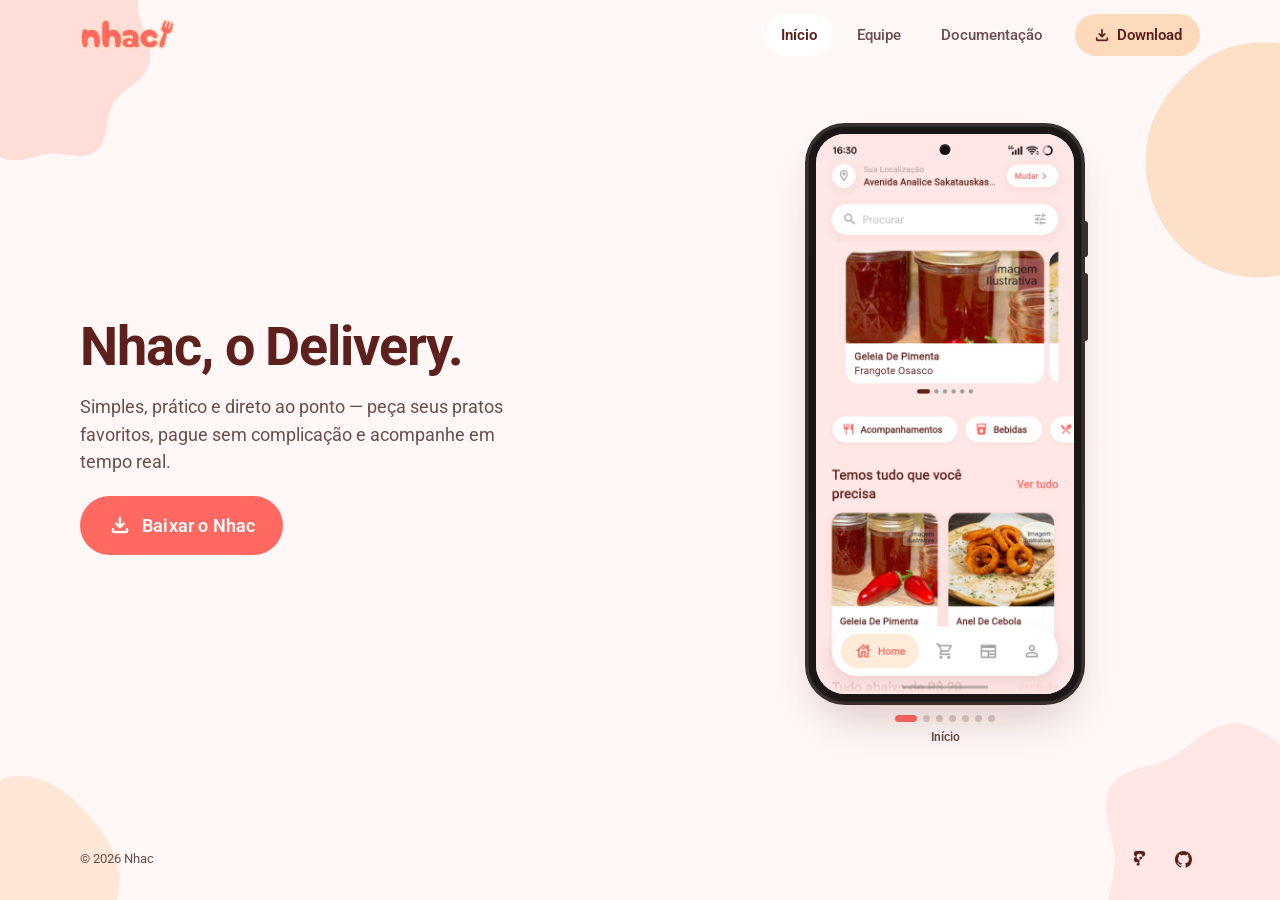
<file: index.html>
<!DOCTYPE html>
<html lang="pt-BR">
<head>
  <meta charset="UTF-8" />
  <meta name="viewport" content="width=device-width, initial-scale=1.0" />
  <meta name="theme-color" content="#FFF8F7" />
  <title>Nhac Delivery</title>
  <meta
    name="description"
    content="Nhac, o Delivery. Simples, prático e feito para pedir seus pratos favoritos sem complicação."
  />
  <meta property="og:title" content="Nhac — O Delivery" />
  <meta
    property="og:description"
    content="Delivery simples e prático em Flutter com pagamento via Pix, cartão e rastreio em tempo real."
  />
  <meta property="og:type" content="website" />
  <meta property="og:image" content="assets/nhac-logo.png" />

  <link rel="icon" type="image/png" href="assets/nhac-logo.png" />
  <link rel="preconnect" href="https://fonts.googleapis.com" />
  <link rel="preconnect" href="https://fonts.gstatic.com" crossorigin />
  <link
    href="https://fonts.googleapis.com/css2?family=Roboto:wght@400;500;600;700;900&display=swap"
    rel="stylesheet"
  />
  <link
    href="https://fonts.googleapis.com/css2?family=Material+Symbols+Rounded:opsz,wght,FILL,GRAD@24,500,0,0"
    rel="stylesheet"
  />
  <link rel="stylesheet" href="css/styles.css" />
</head>
<body class="page-home">
  
  <div class="ambient-layer" aria-hidden="true">
    <svg class="monet-blob monet-blob--tl spin-slow" viewBox="0 0 200 200" xmlns="http://www.w3.org/2000/svg">
      <path
        fill="var(--nhac-cream-strong)"
        d="M100,8 C115,8 124,23 138,28 C152,33 169,27 179,38 C189,49 183,66 188,80 C193,94 200,108 193,121 C186,134 170,138 164,151 C158,164 162,181 150,189 C138,197 122,188 108,191 C94,194 81,200 68,192 C55,184 53,167 41,159 C29,151 12,152 6,139 C0,126 11,111 10,97 C9,83 -2,70 5,56 C12,42 29,43 40,33 C51,23 53,7 67,4 C81,1 85,8 100,8 Z"
      />
    </svg>
    <svg class="monet-blob monet-blob--tr spin-reverse" viewBox="0 0 200 200" xmlns="http://www.w3.org/2000/svg">
      <path
        fill="var(--nhac-beige)"
        d="M112,12 C145,15 178,34 188,68 C198,102 183,144 155,169 C127,194 84,199 52,181 C20,163 2,122 10,85 C18,48 53,16 86,12 C95,11 103,11 112,12 Z"
      />
    </svg>
    <svg class="monet-blob monet-blob--bl spin-slow" viewBox="0 0 200 200" xmlns="http://www.w3.org/2000/svg">
      <path
        fill="var(--nhac-beige-soft)"
        d="M100,14 C126,14 147,33 163,52 C179,71 190,91 186,115 C182,139 162,167 136,180 C110,193 77,191 52,175 C27,159 11,129 14,100 C17,71 39,43 65,27 C77,19 88,14 100,14 Z"
      />
    </svg>
    <svg class="monet-blob monet-blob--br spin-reverse" viewBox="0 0 200 200" xmlns="http://www.w3.org/2000/svg">
      <path
        fill="var(--nhac-red-soft)"
        d="M100,6 C118,6 130,22 146,29 C162,36 182,34 190,49 C198,64 185,82 187,99 C189,116 200,135 190,149 C180,163 159,161 144,171 C129,181 120,196 102,196 C84,196 74,180 58,172 C42,164 21,166 12,151 C3,136 16,118 14,100 C12,82 2,64 12,50 C22,36 42,39 57,29 C72,19 82,6 100,6 Z"
      />
    </svg>
  </div>

  <!-- Top Navigation -->
  <header class="top-nav">
    <div class="container nav-inner">
      <a href="/" class="brand-link" aria-label="Nhac - Página inicial">
        <img
          src="assets/nhac-logo.png"
          alt="Logo Nhac"
          class="brand-logo"
          width="1244"
          height="460"
        />
      </a>

      <nav class="desktop-nav" aria-label="Navegação principal">
        <a href="/" class="nav-link active">Início</a>
        <a href="/equipe" class="nav-link">Equipe</a>
        <a href="/documentacao" class="nav-link">Documentação</a>
        <a href="/download" class="nav-cta-chip ripple-target">
          <span class="material-symbols-rounded" aria-hidden="true">download</span>
          Download
        </a>
      </nav>

      <button
        type="button"
        class="hamburger-btn"
        id="hamburgerBtn"
        aria-label="Abrir menu de navegação"
        aria-controls="mobileDrawer"
        aria-expanded="false"
      >
        <span class="hamburger-line"></span>
        <span class="hamburger-line"></span>
      </button>
    </div>
  </header>

  <!-- Mobile Full-Screen M3 Navigation Drawer -->
  <div class="mobile-drawer" id="mobileDrawer" aria-hidden="true" inert>
    <div class="mobile-drawer-blobs" aria-hidden="true"></div>
    <nav class="mobile-drawer-nav" aria-label="Menu móvel">
      <a href="/" class="mobile-nav-link active">
        <span class="material-symbols-rounded" aria-hidden="true">home</span>
        Início
      </a>
      <a href="/download" class="mobile-nav-link">
        <span class="material-symbols-rounded" aria-hidden="true">download</span>
        Download do App
      </a>
      <a href="/equipe" class="mobile-nav-link">
        <span class="material-symbols-rounded" aria-hidden="true">group</span>
        Equipe
      </a>
      <a href="/documentacao" class="mobile-nav-link">
        <span class="material-symbols-rounded" aria-hidden="true">description</span>
        Documentação
      </a>
    </nav>

    <div class="mobile-drawer-actions">
      <a
        href="https://github.com/NhacDelivery/"
        target="_blank"
        rel="noopener noreferrer"
        class="m3-btn m3-btn--github ripple-target"
      >
        <svg class="btn-brand-icon" viewBox="0 0 16 16" aria-hidden="true">
          <path d="M8 0C3.58 0 0 3.58 0 8c0 3.54 2.29 6.53 5.47 7.59.4.07.55-.17.55-.38 0-.19-.01-.82-.01-1.49-2.01.37-2.53-.49-2.69-.94-.09-.23-.48-.94-.82-1.13-.28-.15-.68-.52-.01-.53.63-.01 1.08.58 1.23.82.72 1.21 1.87.87 2.33.66.07-.52.28-.87.51-1.07-1.78-.2-3.64-.89-3.64-3.95 0-.87.31-1.59.82-2.15-.08-.2-.36-1.02.08-2.12 0 0 .67-.21 2.2.82.64-.18 1.32-.27 2-.27s1.36.09 2 .27c1.53-1.04 2.2-.82 2.2-.82.44 1.1.16 1.92.08 2.12.51.56.82 1.27.82 2.15 0 3.07-1.87 3.75-3.65 3.95.29.25.54.73.54 1.48 0 1.07-.01 1.93-.01 2.2 0 .21.15.46.55.38A8.01 8.01 0 0 0 16 8c0-4.42-3.58-8-8-8Z"/>
        </svg>
        Acesse no Github
      </a>
      <a
        href="https://www.figma.com/design/VEpDtQ9u5xsytcx7K7M0sU/Projeto-Nhac?node-id=0-1&t=RadYcYtwipyF9VR9-1"
        target="_blank"
        rel="noopener noreferrer"
        class="m3-btn m3-btn--figma ripple-target"
      >
        <svg class="btn-brand-icon" viewBox="0 0 38 57" aria-hidden="true">
          <path fill="#1ABCFE" d="M19 28.5A9.5 9.5 0 1 1 28.5 19 9.5 9.5 0 0 1 19 28.5Z"/>
          <path fill="#0ACF83" d="M9.5 47.5A9.5 9.5 0 0 1 19 38v9.5a9.5 9.5 0 0 1-9.5 0Z"/>
          <path fill="#FF7262" d="M19 0v19h9.5a9.5 9.5 0 1 0 0-19H19Z"/>
          <path fill="#F24E1E" d="M0 9.5A9.5 9.5 0 0 0 9.5 19H19V0H9.5A9.5 9.5 0 0 0 0 9.5Z"/>
          <path fill="#A259FF" d="M0 28.5A9.5 9.5 0 0 0 9.5 38H19V19H9.5A9.5 9.5 0 0 0 0 28.5Z"/>
        </svg>
        Manual da Marca
      </a>
    </div>
  </div>

  
  <main class="home-main">
    <section class="hero-home">
      <div class="container hero-home-grid">
        <!-- Catchy Phrase + Download CTA -->
        <div class="hero-home-copy">
          <h1 class="hero-home-title">Nhac, o Delivery.</h1>
          <p class="hero-home-subtitle">
            Simples, prático e direto ao ponto — peça seus pratos favoritos, pague sem complicação e acompanhe em tempo real.
          </p>
          <a href="/download" class="m3-btn m3-btn--primary m3-btn--lg hero-download-btn ripple-target">
            <span class="material-symbols-rounded" aria-hidden="true">download</span>
            Baixar o Nhac
          </a>
        </div>

  
        <div class="hero-home-phone">
          <div class="device-shell device-pixel" aria-label="Prints do aplicativo Nhac">
            <span class="pixel-btn pixel-btn--power" aria-hidden="true"></span>
            <span class="pixel-btn pixel-btn--volume" aria-hidden="true"></span>
            <div class="device-screen" id="printsCarousel">
              <span class="pixel-punchhole" aria-hidden="true"></span>
              <div class="prints-track" id="printsTrack">
                <figure class="print-slide">
                  <img src="assets/prints/1.jpg" alt="Tela inicial do aplicativo Nhac com localização, categorias e destaques" loading="eager" decoding="async" />
                </figure>
                <figure class="print-slide">
                  <img src="assets/prints/2.jpg" alt="Tela de detalhes do produto no aplicativo Nhac" loading="eager" decoding="async" />
                </figure>
                <figure class="print-slide">
                  <img src="assets/prints/3.jpg" alt="Comprovante e finalização de pedido no aplicativo Nhac" loading="eager" decoding="async" />
                </figure>
                <figure class="print-slide">
                  <img src="assets/prints/4.png" alt="Rastreamento de pedido no mapa em tempo real no Nhac" loading="eager" decoding="async" />
                </figure>
                <figure class="print-slide">
                  <img src="assets/prints/5.jpg" alt="Chat em tempo real com o estabelecimento no Nhac" loading="eager" decoding="async" />
                </figure>
                <figure class="print-slide">
                  <img src="assets/prints/6.jpg" alt="Feed social da comunidade do aplicativo Nhac" loading="eager" decoding="async" />
                </figure>
                <figure class="print-slide">
                  <img src="assets/prints/7.jpg" alt="Publicação e avaliação de pedido no Feed do Nhac" loading="eager" decoding="async" />
                </figure>
              </div>

              <button type="button" class="carousel-arrow carousel-arrow--prev" id="prevPrint" aria-label="Print anterior">
                <span class="material-symbols-rounded" aria-hidden="true">chevron_left</span>
              </button>
              <button type="button" class="carousel-arrow carousel-arrow--next" id="nextPrint" aria-label="Próximo print">
                <span class="material-symbols-rounded" aria-hidden="true">chevron_right</span>
              </button>
            </div>
          </div>

          <div class="carousel-meta">
            <div class="carousel-dots" id="printDots" role="tablist" aria-label="Selecionar tela do aplicativo">
              <button type="button" class="c-dot active" data-slide="0" aria-label="Tela Início" aria-selected="true"></button>
              <button type="button" class="c-dot" data-slide="1" aria-label="Tela Produto" aria-selected="false"></button>
              <button type="button" class="c-dot" data-slide="2" aria-label="Tela Pedido" aria-selected="false"></button>
              <button type="button" class="c-dot" data-slide="3" aria-label="Tela Rastreio" aria-selected="false"></button>
              <button type="button" class="c-dot" data-slide="4" aria-label="Tela Chat" aria-selected="false"></button>
              <button type="button" class="c-dot" data-slide="5" aria-label="Tela Feed" aria-selected="false"></button>
              <button type="button" class="c-dot" data-slide="6" aria-label="Tela Post" aria-selected="false"></button>
            </div>
            <span class="carousel-caption" id="printCaption">Início</span>
          </div>
        </div>
      </div>
    </section>
  </main>

  <footer class="home-mini-footer">
    <div class="container home-mini-footer-inner">
      <span>© 2026 Nhac</span>
      <div class="footer-actions">
        <a
          href="https://www.figma.com/design/VEpDtQ9u5xsytcx7K7M0sU/Projeto-Nhac?node-id=0-1&t=RadYcYtwipyF9VR9-1"
          target="_blank"
          rel="noopener noreferrer"
          class="footer-github-link footer-github-link--light"
          aria-label="Figma do projeto Nhac"
        >
          <svg viewBox="0 0 38 57" aria-hidden="true">
            <path d="M19 28.5A9.5 9.5 0 1 1 28.5 19 9.5 9.5 0 0 1 19 28.5ZM9.5 47.5A9.5 9.5 0 0 1 19 38v9.5a9.5 9.5 0 0 1-9.5 0ZM19 0v19h9.5a9.5 9.5 0 1 0 0-19H19ZM0 9.5A9.5 9.5 0 0 0 9.5 19H19V0H9.5A9.5 9.5 0 0 0 0 9.5ZM0 28.5A9.5 9.5 0 0 0 9.5 38H19V19H9.5A9.5 9.5 0 0 0 0 28.5Z"/>
          </svg>
        </a>
        <a
          href="https://github.com/NhacDelivery"
          target="_blank"
          rel="noopener noreferrer"
          class="footer-github-link footer-github-link--light"
          aria-label="GitHub da organização NhacDelivery"
        >
          <svg viewBox="0 0 16 16" aria-hidden="true">
            <path d="M8 0C3.58 0 0 3.58 0 8c0 3.54 2.29 6.53 5.47 7.59.4.07.55-.17.55-.38 0-.19-.01-.82-.01-1.49-2.01.37-2.53-.49-2.69-.94-.09-.23-.48-.94-.82-1.13-.28-.15-.68-.52-.01-.53.63-.01 1.08.58 1.23.82.72 1.21 1.87.87 2.33.66.07-.52.28-.87.51-1.07-1.78-.2-3.64-.89-3.64-3.95 0-.87.31-1.59.82-2.15-.08-.2-.36-1.02.08-2.12 0 0 .67-.21 2.2.82.64-.18 1.32-.27 2-.27s1.36.09 2 .27c1.53-1.04 2.2-.82 2.2-.82.44 1.1.16 1.92.08 2.12.51.56.82 1.27.82 2.15 0 3.07-1.87 3.75-3.65 3.95.29.25.54.73.54 1.48 0 1.07-.01 1.93-.01 2.2 0 .21.15.46.55.38A8.01 8.01 0 0 0 16 8c0-4.42-3.58-8-8-8Z"/>
          </svg>
        </a>
      </div>
    </div>
  </footer>

  <div class="m3-snackbar" id="snackbar" role="status" aria-live="polite"></div>
  <script src="js/main.js"></script>
</body>
</html>
</file>
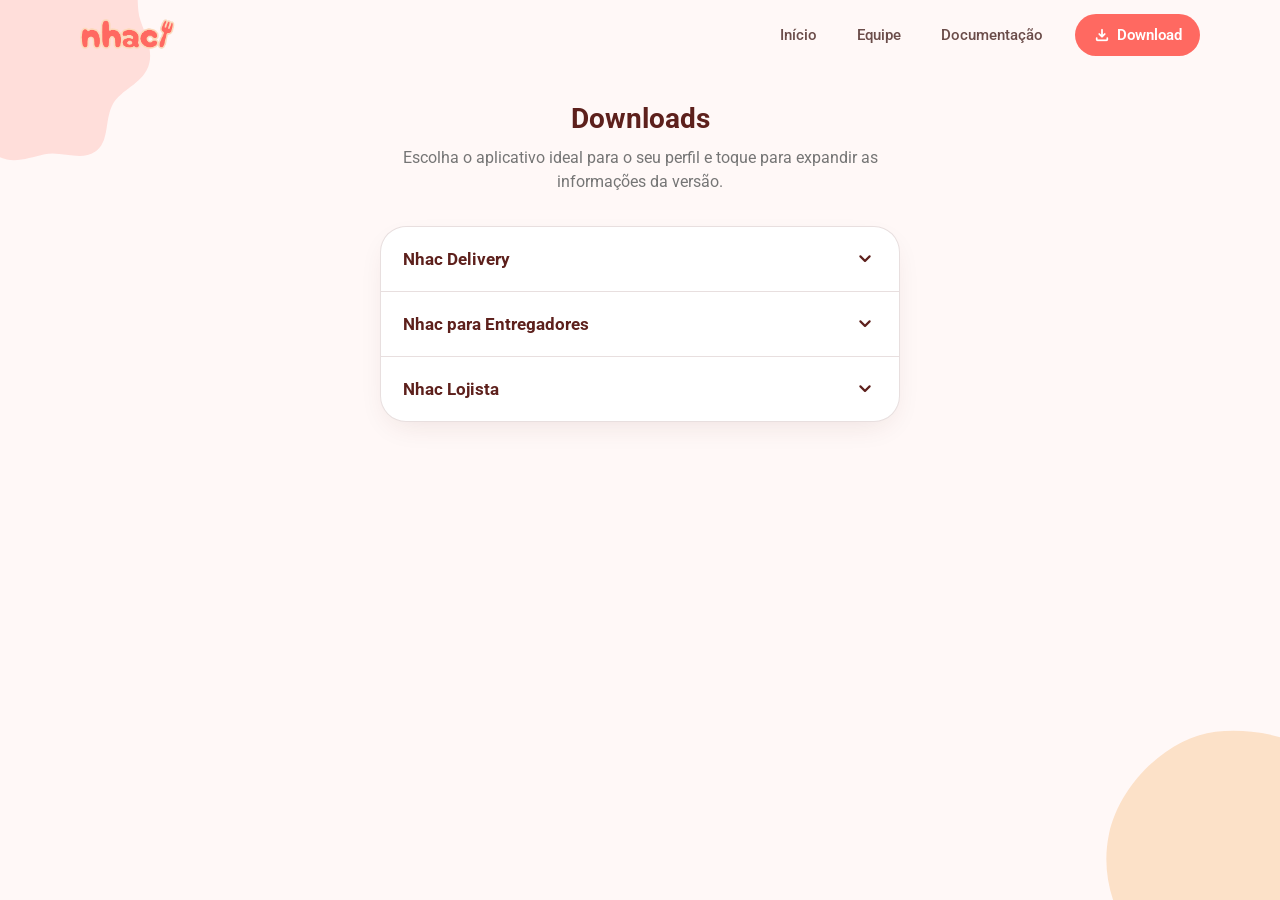
<file: download.html>
<!DOCTYPE html>
<html lang="pt-BR">
<head>
  <meta charset="UTF-8" />
  <meta name="viewport" content="width=device-width, initial-scale=1.0" />
  <meta name="theme-color" content="#FFF8F7" />
  <title>Download — Nhac Delivery</title>
  <meta
    name="description"
    content="Baixe o Nhac Delivery e o Nhac para Entregadores para Android 12+, ou acesse o Painel Web do Nhac Lojista."
  />
  <link rel="icon" type="image/png" href="assets/nhac-logo.png" />
  <link rel="preconnect" href="https://fonts.googleapis.com" />
  <link rel="preconnect" href="https://fonts.gstatic.com" crossorigin />
  <link
    href="https://fonts.googleapis.com/css2?family=Roboto:wght@400;500;600;700;900&display=swap"
    rel="stylesheet"
  />
  <link
    href="https://fonts.googleapis.com/css2?family=Material+Symbols+Rounded:opsz,wght,FILL,GRAD@24,500,0,0"
    rel="stylesheet"
  />
  <link rel="stylesheet" href="css/styles.css" />
</head>
<body>
  <div class="ambient-layer" aria-hidden="true">
    <svg class="monet-blob monet-blob--tl spin-slow" viewBox="0 0 200 200" xmlns="http://www.w3.org/2000/svg">
      <path fill="var(--nhac-cream-strong)" d="M100,8 C115,8 124,23 138,28 C152,33 169,27 179,38 C189,49 183,66 188,80 C193,94 200,108 193,121 C186,134 170,138 164,151 C158,164 162,181 150,189 C138,197 122,188 108,191 C94,194 81,200 68,192 C55,184 53,167 41,159 C29,151 12,152 6,139 C0,126 11,111 10,97 C9,83 -2,70 5,56 C12,42 29,43 40,33 C51,23 53,7 67,4 C81,1 85,8 100,8 Z" />
    </svg>
    <svg class="monet-blob monet-blob--br spin-reverse" viewBox="0 0 200 200" xmlns="http://www.w3.org/2000/svg">
      <path fill="var(--nhac-beige)" d="M112,12 C145,15 178,34 188,68 C198,102 183,144 155,169 C127,194 84,199 52,181 C20,163 2,122 10,85 C18,48 53,16 86,12 C95,11 103,11 112,12 Z" />
    </svg>
  </div>

  <header class="top-nav" id="top">
    <div class="container nav-inner">
      <a href="/" class="brand-link" aria-label="Nhac - Página inicial">
        <img src="assets/nhac-logo.png" alt="Logo Nhac" class="brand-logo" width="1244" height="460" />
      </a>
      <nav class="desktop-nav" aria-label="Navegação principal">
        <a href="/" class="nav-link">Início</a>
        <a href="/equipe" class="nav-link">Equipe</a>
        <a href="/documentacao" class="nav-link">Documentação</a>
        <a href="/download" class="nav-cta-chip active ripple-target">
          <span class="material-symbols-rounded" aria-hidden="true">download</span>
          Download
        </a>
      </nav>
      <button type="button" class="hamburger-btn" id="hamburgerBtn" aria-label="Abrir menu de navegação" aria-controls="mobileDrawer" aria-expanded="false">
        <span class="hamburger-line"></span>
        <span class="hamburger-line"></span>
      </button>
    </div>
  </header>

  <div class="mobile-drawer" id="mobileDrawer" aria-hidden="true" inert>
    <div class="mobile-drawer-blobs" aria-hidden="true"></div>
    <nav class="mobile-drawer-nav" aria-label="Menu móvel">
      <a href="/" class="mobile-nav-link"><span class="material-symbols-rounded" aria-hidden="true">home</span>Início</a>
      <a href="/download" class="mobile-nav-link active"><span class="material-symbols-rounded" aria-hidden="true">download</span>Download do App</a>
      <a href="/equipe" class="mobile-nav-link"><span class="material-symbols-rounded" aria-hidden="true">group</span>Equipe</a>
      <a href="/documentacao" class="mobile-nav-link"><span class="material-symbols-rounded" aria-hidden="true">description</span>Documentação</a>
    </nav>
    <div class="mobile-drawer-actions">
      <a href="https://github.com/NhacDelivery/Nhac" target="_blank" rel="noopener noreferrer" class="m3-btn m3-btn--github ripple-target">
        <svg class="btn-brand-icon" viewBox="0 0 16 16" aria-hidden="true">
          <path d="M8 0C3.58 0 0 3.58 0 8c0 3.54 2.29 6.53 5.47 7.59.4.07.55-.17.55-.38 0-.19-.01-.82-.01-1.49-2.01.37-2.53-.49-2.69-.94-.09-.23-.48-.94-.82-1.13-.28-.15-.68-.52-.01-.53.63-.01 1.08.58 1.23.82.72 1.21 1.87.87 2.33.66.07-.52.28-.87.51-1.07-1.78-.2-3.64-.89-3.64-3.95 0-.87.31-1.59.82-2.15-.08-.2-.36-1.02.08-2.12 0 0 .67-.21 2.2.82.64-.18 1.32-.27 2-.27s1.36.09 2 .27c1.53-1.04 2.2-.82 2.2-.82.44 1.1.16 1.92.08 2.12.51.56.82 1.27.82 2.15 0 3.07-1.87 3.75-3.65 3.95.29.25.54.73.54 1.48 0 1.07-.01 1.93-.01 2.2 0 .21.15.46.55.38A8.01 8.01 0 0 0 16 8c0-4.42-3.58-8-8-8Z"/>
        </svg>
        Acesse no Github
      </a>
      <a href="https://www.figma.com/design/VEpDtQ9u5xsytcx7K7M0sU/Projeto-Nhac?node-id=0-1&t=RadYcYtwipyF9VR9-1" target="_blank" rel="noopener noreferrer" class="m3-btn m3-btn--figma ripple-target">
        <svg class="btn-brand-icon" viewBox="0 0 38 57" aria-hidden="true">
          <path fill="#1ABCFE" d="M19 28.5A9.5 9.5 0 1 1 28.5 19 9.5 9.5 0 0 1 19 28.5Z"/>
          <path fill="#0ACF83" d="M9.5 47.5A9.5 9.5 0 0 1 19 38v9.5a9.5 9.5 0 0 1-9.5 0Z"/>
          <path fill="#FF7262" d="M19 0v19h9.5a9.5 9.5 0 1 0 0-19H19Z"/>
          <path fill="#F24E1E" d="M0 9.5A9.5 9.5 0 0 0 9.5 19H19V0H9.5A9.5 9.5 0 0 0 0 9.5Z"/>
          <path fill="#A259FF" d="M0 28.5A9.5 9.5 0 0 0 9.5 38H19V19H9.5A9.5 9.5 0 0 0 0 28.5Z"/>
        </svg>
        Manual da Marca
      </a>
    </div>
  </div>

  <main>
    <section class="section page-intro">
      <div class="container download-container">
        <div class="section-header">
          <h1 class="section-title">Downloads</h1>
          <p class="section-subtitle">
            Escolha o aplicativo ideal para o seu perfil e toque para expandir as informações da versão.
          </p>
        </div>

        <div class="m3-accordion-group" id="downloadAccordion">
          <!-- 1. Nhac Delivery (App Cliente) -->
          <div class="acc-item" data-release-repo="NhacDelivery/Nhac">
            <button
              type="button"
              class="acc-trigger"
              aria-expanded="false"
              aria-controls="acc-panel-nhac"
            >
              <span class="acc-title">Nhac Delivery</span>
              <span class="material-symbols-rounded acc-chevron" aria-hidden="true">expand_more</span>
            </button>

            <div class="acc-panel" id="acc-panel-nhac" aria-hidden="true" inert>
              <div class="acc-panel-inner">
                <div class="acc-body">
                <div class="build-meta-list">
                  <div class="build-meta-row">
                    <span class="build-meta-label">Compatibilidade</span>
                    <span class="build-meta-value">Android 15+ (API 35+)</span>
                  </div>
                  <div class="build-meta-row">
                    <span class="build-meta-label">Tamanho</span>
                    <span class="build-meta-value" data-field="size">80.1 MB</span>
                  </div>
                </div>

                <div class="acc-actions">
                  <a
                    href="https://github.com/NhacDelivery/Nhac/releases/download/pre-437-544bad4d558002b2d61fa0b444d8f534594c66ab/app-release.apk"
                    class="m3-btn m3-btn--primary acc-cta ripple-target"
                    data-field="download-btn"
                  >
                    <span class="material-symbols-rounded" aria-hidden="true">download</span>
                    Baixar APK
                  </a>
                  <a
                    href="https://github.com/NhacDelivery/Nhac/releases"
                    target="_blank"
                    rel="noopener noreferrer"
                    class="acc-sub-link"
                  >
                    Ver todas as releases
                    <span class="material-symbols-rounded" aria-hidden="true">open_in_new</span>
                  </a>
                </div>
                </div>
              </div>
            </div>
          </div>

          <!-- 2. Nhac para Entregadores (Nhac-Motoboy) -->
          <div class="acc-item" data-release-repo="NhacDelivery/Nhac-Motoboy">
            <button
              type="button"
              class="acc-trigger"
              aria-expanded="false"
              aria-controls="acc-panel-motoboy"
            >
              <span class="acc-title">Nhac para Entregadores</span>
              <span class="material-symbols-rounded acc-chevron" aria-hidden="true">expand_more</span>
            </button>

            <div class="acc-panel" id="acc-panel-motoboy" aria-hidden="true" inert>
              <div class="acc-panel-inner">
                <div class="acc-body">
                <div class="build-meta-list">
                  <div class="build-meta-row">
                    <span class="build-meta-label">Compatibilidade</span>
                    <span class="build-meta-value">Android 15+ (API 35+)</span>
                  </div>
                  <div class="build-meta-row">
                    <span class="build-meta-label">Tamanho</span>
                    <span class="build-meta-value" data-field="size">60.2 MB</span>
                  </div>
                </div>

                <div class="acc-actions">
                  <a
                    href="https://github.com/NhacDelivery/Nhac-Motoboy/releases/download/v0.1.0-build.67/nhac-motoboy-v0.1.0-build.67.apk"
                    class="m3-btn m3-btn--primary acc-cta ripple-target"
                    data-field="download-btn"
                  >
                    <span class="material-symbols-rounded" aria-hidden="true">download</span>
                    Baixar APK
                  </a>
                  <a
                    href="https://github.com/NhacDelivery/Nhac-Motoboy/releases"
                    target="_blank"
                    rel="noopener noreferrer"
                    class="acc-sub-link"
                  >
                    Ver releases do Nhac-Motoboy
                    <span class="material-symbols-rounded" aria-hidden="true">open_in_new</span>
                  </a>
                </div>
                </div>
              </div>
            </div>
          </div>

          <!-- 3. Nhac Lojista (Web) -->
          <div class="acc-item">
            <button
              type="button"
              class="acc-trigger"
              aria-expanded="false"
              aria-controls="acc-panel-lojista"
            >
              <span class="acc-title">Nhac Lojista</span>
              <span class="material-symbols-rounded acc-chevron" aria-hidden="true">expand_more</span>
            </button>

            <div class="acc-panel" id="acc-panel-lojista" aria-hidden="true" inert>
              <div class="acc-panel-inner">
                <div class="acc-body">
                <div class="build-meta-list">
                  <div class="build-meta-row">
                    <span class="build-meta-label">Plataforma</span>
                    <span class="build-meta-value">Web (Navegador Desktop e Mobile)</span>
                  </div>
                  <div class="build-meta-row">
                    <span class="build-meta-label">Recursos</span>
                    <span class="build-meta-value">Gestão de cardápio, pedidos e chat com clientes</span>
                  </div>
                  <div class="build-meta-row">
                    <span class="build-meta-label">Endereço</span>
                    <span class="build-meta-value">nhac-lojista-web.vercel.app</span>
                  </div>
                </div>

                <div class="acc-actions">
                  <a
                    href="https://nhac-lojista-web.vercel.app/"
                    target="_blank"
                    rel="noopener noreferrer"
                    class="m3-btn m3-btn--brown acc-cta ripple-target"
                  >
                    <span class="material-symbols-rounded" aria-hidden="true">open_in_new</span>
                    Visitar o site
                  </a>
                </div>
                </div>
              </div>
            </div>
          </div>
        </div>
      </div>
    </section>
  </main>

  <div class="m3-snackbar" id="snackbar" role="status" aria-live="polite"></div>
  <script src="js/main.js"></script>
</body>
</html>
</file>
<file: css/styles.css>
/* ==========================================================================
   Nhac Design System — Material Design 3 + PixelOS Expressive Aesthetic
   ========================================================================== */

:root {
  /* Nhac Brand Manual */
  --nhac-red: #FF6961;
  --nhac-red-hover: #f45b53;
  --nhac-red-soft: rgba(255, 105, 97, 0.14);
  --nhac-beige: #FCDABB;
  --nhac-beige-soft: rgba(252, 218, 187, 0.72);
  --nhac-cream: #FFE7E5;
  --nhac-cream-strong: #FFD6D2;
  --nhac-brown: #5D201C;
  --nhac-gray: #757575;

  /* Material Design 3 Tonal Surface Roles */
  --md-sys-color-primary: var(--nhac-red);
  --md-sys-color-on-primary: #FFFFFF;
  --md-sys-color-surface: #FFF8F7;
  --md-sys-color-surface-container-low: #FFF1EF;
  --md-sys-color-surface-container: var(--nhac-cream);
  --md-sys-color-surface-container-high: var(--nhac-beige);
  --md-sys-color-on-surface: var(--nhac-brown);
  --md-sys-color-on-surface-variant: #6B4D4A;
  --md-sys-color-outline-variant: rgba(93, 32, 28, 0.14);

  /* Motion & Shape */
  --md-motion-standard: cubic-bezier(0.2, 0, 0, 1);
  --md-motion-spring: cubic-bezier(0.34, 1.56, 0.64, 1);
  --radius-xl: 28px;
  --radius-lg: 24px;
  --radius-pill: 9999px;

  /* Elevation */
  --shadow-soft: 0 10px 30px -10px rgba(93, 32, 28, 0.12);
  --shadow-phone: 0 24px 48px -12px rgba(93, 32, 28, 0.24);
}

*,
*::before,
*::after {
  box-sizing: border-box;
}

html {
  scroll-behavior: smooth;
  -webkit-tap-highlight-color: transparent;
}

body {
  margin: 0;
  font-family: 'Roboto', system-ui, -apple-system, BlinkMacSystemFont, sans-serif;
  background-color: var(--md-sys-color-surface);
  color: var(--md-sys-color-on-surface);
  line-height: 1.5;
  overflow-x: hidden;
  min-height: 100vh;
  display: flex;
  flex-direction: column;
  position: relative;
}

img {
  display: block;
  max-width: 100%;
  height: auto;
}

a {
  color: inherit;
  text-decoration: none;
}

button {
  font-family: inherit;
  cursor: pointer;
  border: none;
  background: none;
  color: inherit;
}

.container {
  width: 100%;
  max-width: 1160px;
  margin-inline: auto;
  padding-inline: 20px;
}

.material-symbols-rounded {
  font-variation-settings: 'FILL' 0, 'wght' 500, 'GRAD' 0, 'opsz' 24;
  user-select: none;
  line-height: 1;
}

main {
  flex: 1;
}

/* ==========================================================================
   PixelOS-Inspired Ambient Monet Blobs
   ========================================================================== */
.ambient-layer {
  position: fixed;
  inset: 0;
  pointer-events: none;
  z-index: 0;
  overflow: hidden;
}

.monet-blob {
  position: absolute;
  width: 240px;
  height: 240px;
  opacity: 0.78;
}

.monet-blob--tl { top: -75px; left: -85px; }
.monet-blob--tr { top: 28px; right: -115px; width: 260px; height: 260px; }
.monet-blob--bl { bottom: -90px; left: -95px; width: 230px; height: 230px; }
.monet-blob--br { bottom: -95px; right: -95px; width: 280px; height: 280px; }

.spin-slow { animation: spinSlow 46s linear infinite; }
.spin-reverse { animation: spinSlow 58s linear infinite reverse; }

@keyframes spinSlow {
  from { transform: rotate(0deg); }
  to { transform: rotate(360deg); }
}

main,
.top-nav,
.site-footer {
  position: relative;
  z-index: 1;
}

/* ==========================================================================
   Top Navigation & Mobile Drawer
   ========================================================================== */
.top-nav {
  position: relative;
  z-index: 50;
  background: transparent;
}

.nav-inner {
  display: flex;
  align-items: center;
  justify-content: space-between;
  min-height: 70px;
}

.brand-link {
  display: inline-flex;
  align-items: center;
  padding: 4px 0;
}

.brand-logo {
  height: 36px;
  width: auto;
}

.desktop-nav {
  display: none;
  align-items: center;
  gap: 8px;
}

.nav-link {
  padding: 10px 16px;
  border-radius: var(--radius-pill);
  font-size: 0.95rem;
  font-weight: 500;
  color: var(--md-sys-color-on-surface-variant);
  transition: background-color 0.2s var(--md-motion-standard), color 0.2s var(--md-motion-standard);
}

.nav-link:hover {
  background-color: rgba(255, 255, 255, 0.72);
  color: var(--nhac-brown);
}

.nav-link.active {
  background-color: #FFFFFF;
  color: var(--nhac-brown);
  font-weight: 600;
}

.nav-cta-chip {
  display: inline-flex;
  align-items: center;
  gap: 6px;
  margin-left: 8px;
  padding: 10px 18px;
  border-radius: var(--radius-pill);
  background-color: var(--nhac-beige);
  color: var(--nhac-brown);
  font-weight: 600;
  font-size: 0.92rem;
  transition: transform 0.2s var(--md-motion-spring), background-color 0.2s;
}

.nav-cta-chip.active {
  background-color: var(--nhac-red);
  color: #FFFFFF;
}

.nav-cta-chip:hover {
  transform: scale(1.03);
}

.nav-cta-chip .material-symbols-rounded {
  font-size: 18px;
}

/* PixelOS-style 2-line Hamburger Button */
.hamburger-btn {
  width: 48px;
  height: 48px;
  border-radius: var(--radius-pill);
  display: flex;
  flex-direction: column;
  align-items: center;
  justify-content: center;
  gap: 7px;
  position: relative;
  z-index: 60;
  transition: background-color 0.2s var(--md-motion-standard);
}

.hamburger-btn:hover,
.hamburger-btn:focus-visible {
  background-color: var(--nhac-cream);
}

.hamburger-line {
  width: 24px;
  height: 2.5px;
  border-radius: 4px;
  background-color: var(--nhac-brown);
  transition: transform 0.32s var(--md-motion-standard);
  transform-origin: center;
}

.hamburger-btn[aria-expanded="true"] .hamburger-line:first-child {
  transform: translateY(4.75px) rotate(45deg);
}

.hamburger-btn[aria-expanded="true"] .hamburger-line:last-child {
  transform: translateY(-4.75px) rotate(-45deg);
}

/* Mobile Drawer */
.mobile-drawer {
  position: fixed;
  inset: 0;
  z-index: 45;
  background: var(--md-sys-color-surface);
  padding: 96px 24px 32px;
  display: flex;
  flex-direction: column;
  justify-content: space-between;
  opacity: 0;
  visibility: hidden;
  transform: translateY(-12px);
  transition: opacity 0.28s var(--md-motion-standard), transform 0.28s var(--md-motion-standard), visibility 0.28s;
  overflow-y: auto;
}

.mobile-drawer.open {
  opacity: 1;
  visibility: visible;
  transform: translateY(0);
}

.mobile-drawer-blobs {
  position: absolute;
  inset: 0;
  background:
    radial-gradient(circle at 88% 14%, var(--nhac-beige) 0%, transparent 40%),
    radial-gradient(circle at 10% 82%, var(--nhac-cream) 0%, transparent 45%);
  opacity: 0.75;
  pointer-events: none;
}

.mobile-drawer-nav {
  position: relative;
  display: flex;
  flex-direction: column;
  gap: 8px;
}

.mobile-nav-link {
  display: flex;
  align-items: center;
  gap: 14px;
  padding: 16px 20px;
  border-radius: var(--radius-pill);
  font-size: 1.3rem;
  font-weight: 600;
  color: var(--nhac-brown);
  transition: background-color 0.2s var(--md-motion-standard);
}

.mobile-nav-link.active,
.mobile-nav-link:active {
  background-color: #FFFFFF;
}

.mobile-nav-link .material-symbols-rounded {
  font-size: 24px;
  color: var(--nhac-red);
}

.mobile-drawer-actions {
  position: relative;
  display: flex;
  flex-direction: column;
  gap: 12px;
  margin-top: 24px;
}

/* ==========================================================================
   Material Design 3 Buttons + Ripple
   ========================================================================== */
.m3-btn {
  position: relative;
  overflow: hidden;
  display: inline-flex;
  align-items: center;
  justify-content: center;
  gap: 10px;
  min-height: 48px;
  padding: 12px 24px;
  border-radius: var(--radius-pill);
  font-size: 1rem;
  font-weight: 600;
  letter-spacing: 0.01em;
  transition: transform 0.22s var(--md-motion-spring), background-color 0.2s, box-shadow 0.2s;
}

.m3-btn--lg {
  min-height: 58px;
  padding: 16px 28px;
  font-size: 1.125rem;
}

.m3-btn:hover { transform: scale(1.02); }
.m3-btn:active { transform: scale(0.96); }

.m3-btn--primary {
  background-color: var(--nhac-red);
  color: #FFFFFF;
}

.m3-btn--primary:hover { background-color: var(--nhac-red-hover); }

.m3-btn--tonal {
  background-color: var(--nhac-beige);
  color: var(--nhac-brown);
}

.m3-btn--tonal:hover { background-color: #f8cfb0; }

.m3-btn--brown {
  background-color: var(--nhac-brown);
  color: #FFFFFF;
}

.m3-btn--github {
  background-color: #111111;
  color: #FFFFFF;
}

.m3-btn--github:hover {
  background-color: #1F1F1F;
}

.m3-btn--figma {
  background-color: #363638;
  color: #FFFFFF;
}

.m3-btn--figma:hover {
  background-color: #454548;
}

.btn-brand-icon {
  width: 20px;
  height: 20px;
  flex-shrink: 0;
  fill: currentColor;
}

.ripple-target {
  position: relative;
  overflow: hidden;
}

.m3-ripple {
  position: absolute;
  border-radius: 50%;
  background: rgba(255, 255, 255, 0.35);
  transform: scale(0);
  animation: rippleAnim 0.55s ease-out forwards;
  pointer-events: none;
}

.m3-btn--tonal .m3-ripple,
.bento-card .m3-ripple,
.swatch-card .m3-ripple,
.team-card .m3-ripple {
  background: rgba(93, 32, 28, 0.14);
}

@keyframes rippleAnim {
  to {
    transform: scale(2.8);
    opacity: 0;
  }
}

/* ==========================================================================
   Minimal PixelOS-Style Home Page (Phone Prints + Phrase + Download)
   ========================================================================== */
.home-main {
  display: flex;
  align-items: center;
  justify-content: center;
  padding: 8px 0 32px;
}

.hero-home {
  width: 100%;
}

.hero-home-grid {
  display: flex;
  flex-direction: column-reverse;
  align-items: center;
  gap: 20px;
}

.hero-home-copy {
  width: 100%;
  display: flex;
  flex-direction: column;
  align-items: center;
  text-align: center;
  gap: 12px;
}

.hero-home-title {
  margin: 0;
  font-size: 2rem;
  font-weight: 700;
  line-height: 1.12;
  letter-spacing: -0.02em;
  color: var(--nhac-brown);
}

.hero-home-subtitle {
  margin: 0;
  max-width: 440px;
  font-size: 0.98rem;
  color: var(--md-sys-color-on-surface-variant);
}

.hero-download-btn {
  width: 100%;
  max-width: 340px;
  margin-top: 4px;
}

.hero-home-phone {
  display: flex;
  flex-direction: column;
  align-items: center;
  gap: 12px;
}

/* Pixel-style Device Shell with Punch-Hole Camera */
.device-shell {
  width: 242px;
  max-width: 72vw;
  padding: 9px;
  border-radius: 38px;
  background: #1B1717;
  box-shadow:
    var(--shadow-phone),
    0 0 0 2px #3A302E,
    inset 0 0 0 1.5px rgba(255, 255, 255, 0.12);
  position: relative;
}

.pixel-btn {
  position: absolute;
  right: -5px;
  width: 3px;
  border-radius: 0 3px 3px 0;
  background: #3A302E;
}

.pixel-btn--power {
  top: 96px;
  height: 36px;
}

.pixel-btn--volume {
  top: 148px;
  height: 68px;
}

.device-screen {
  position: relative;
  width: 100%;
  aspect-ratio: 1080 / 2344;
  border-radius: 29px;
  overflow: hidden;
  background: var(--nhac-cream);
  touch-action: pan-y;
}

.pixel-punchhole {
  position: absolute;
  top: 10px;
  left: 50%;
  transform: translateX(-50%);
  width: 11px;
  height: 11px;
  border-radius: 50%;
  background: #110E0E;
  box-shadow:
    0 0 0 1.5px rgba(255, 255, 255, 0.12),
    inset 0 1px 2px rgba(255, 255, 255, 0.25);
  z-index: 6;
  pointer-events: none;
}

.prints-track {
  display: flex;
  width: 100%;
  height: 100%;
  transition: transform 0.38s var(--md-motion-standard);
  will-change: transform;
}

.print-slide {
  flex: 0 0 100%;
  width: 100%;
  height: 100%;
  margin: 0;
}

.print-slide img {
  width: 100%;
  height: 100%;
  object-fit: cover;
  user-select: none;
  -webkit-user-drag: none;
}

.carousel-arrow {
  position: absolute;
  top: 50%;
  transform: translateY(-50%);
  width: 32px;
  height: 32px;
  border-radius: 50%;
  background: rgba(93, 32, 28, 0.56);
  backdrop-filter: blur(6px);
  color: #FFFFFF;
  display: grid;
  place-items: center;
  opacity: 0;
  pointer-events: none;
  transition: background-color 0.2s, transform 0.2s var(--md-motion-spring), opacity 0.2s;
}

.device-screen:hover .carousel-arrow,
.device-screen:focus-within .carousel-arrow,
.device-screen.is-interacted .carousel-arrow {
  opacity: 0.85;
  pointer-events: auto;
}

.device-screen:hover .carousel-arrow:hover,
.device-screen:focus-within .carousel-arrow:hover,
.device-screen.is-interacted .carousel-arrow:hover {
  background: var(--nhac-brown);
  opacity: 1;
}

.carousel-arrow:active {
  transform: translateY(-50%) scale(0.92);
}

.carousel-arrow--prev { left: 8px; }
.carousel-arrow--next { right: 8px; }

.carousel-arrow .material-symbols-rounded {
  font-size: 20px;
}

.carousel-meta {
  display: flex;
  flex-direction: column;
  align-items: center;
  gap: 6px;
}

.carousel-dots {
  display: flex;
  align-items: center;
  gap: 6px;
}

.c-dot {
  width: 7px;
  height: 7px;
  padding: 0;
  border-radius: 99px;
  background: rgba(93, 32, 28, 0.22);
  transition: width 0.25s var(--md-motion-standard), background-color 0.25s;
}

.c-dot.active {
  width: 22px;
  background: var(--nhac-red);
}

.carousel-caption {
  font-size: 0.78rem;
  font-weight: 600;
  color: var(--md-sys-color-on-surface-variant);
}

/* ==========================================================================
   Inner Pages Shared Sections & Components
   ========================================================================== */
.section {
  padding: 40px 0 56px;
}

.page-intro {
  padding-top: 32px;
}

.section--tinted {
  background-color: var(--md-sys-color-surface-container-low);
}

.section--cream {
  background-color: var(--nhac-cream);
}

.section-header {
  text-align: center;
  max-width: 620px;
  margin: 0 auto 32px;
}

.section-eyebrow {
  display: inline-block;
  padding: 5px 12px;
  border-radius: var(--radius-pill);
  background: var(--nhac-beige);
  color: var(--nhac-brown);
  font-size: 0.78rem;
  font-weight: 700;
  text-transform: uppercase;
  letter-spacing: 0.05em;
  margin-bottom: 10px;
}

.section-title {
  margin: 0 0 10px;
  font-size: 1.75rem;
  font-weight: 700;
  line-height: 1.2;
  color: var(--nhac-brown);
}

.section-subtitle {
  margin: 0;
  font-size: 1rem;
  color: var(--nhac-gray);
}

/* Download Page PixelOS-Style Grouped Accordion */
.download-container {
  max-width: 560px;
}

.m3-accordion-group {
  background: #FFFFFF;
  border-radius: 26px;
  overflow: hidden;
  border: 1px solid var(--md-sys-color-outline-variant);
  box-shadow: var(--shadow-soft);
}

.acc-item + .acc-item {
  border-top: 1px solid rgba(93, 32, 28, 0.14);
}

.acc-trigger {
  width: 100%;
  display: flex;
  align-items: center;
  justify-content: space-between;
  gap: 12px;
  padding: 20px 22px;
  text-align: left;
  color: var(--nhac-brown);
  transition: background-color 0.2s var(--md-motion-standard);
}

.acc-trigger:hover {
  background: var(--md-sys-color-surface-container-low);
}

.acc-title {
  font-size: 1.08rem;
  font-weight: 700;
}

.acc-chevron {
  font-size: 24px;
  transition: transform 0.28s var(--md-motion-standard);
}

.acc-item.is-open .acc-chevron {
  transform: rotate(180deg);
}

.acc-panel {
  display: grid;
  grid-template-rows: 0fr;
  transition: grid-template-rows 0.34s var(--md-motion-standard);
}

.acc-item.is-open .acc-panel {
  grid-template-rows: 1fr;
}

.acc-panel-inner {
  overflow: hidden;
  min-height: 0;
}

.acc-body {
  padding: 0 22px 22px;
  display: flex;
  flex-direction: column;
  gap: 18px;
}

.build-meta-list {
  display: flex;
  flex-direction: column;
  gap: 12px;
}

.build-meta-row {
  display: flex;
  flex-direction: column;
  gap: 3px;
}

.build-meta-label {
  font-size: 0.78rem;
  font-weight: 500;
  color: var(--md-sys-color-on-surface-variant);
}

.build-meta-value {
  font-size: 0.96rem;
  font-weight: 600;
  color: var(--nhac-brown);
  word-break: break-word;
}

.build-meta-filename {
  font-size: 1.05rem;
  font-weight: 700;
}

.hash-copy-box {
  width: 100%;
  padding: 9px 12px;
  border-radius: 10px;
  background: rgba(255, 255, 255, 0.7);
  border: 1px solid rgba(93, 32, 28, 0.16);
  font-family: ui-monospace, SFMono-Regular, Menlo, Monaco, Consolas, monospace;
  font-size: 0.78rem;
  color: var(--nhac-brown);
  text-align: left;
  overflow: hidden;
  text-overflow: ellipsis;
  white-space: nowrap;
  transition: background-color 0.2s;
}

.hash-copy-box:hover {
  background: #FFFFFF;
}

.acc-actions {
  display: flex;
  flex-direction: column;
  gap: 10px;
}

.acc-cta {
  width: 100%;
}

.acc-sub-link {
  display: inline-flex;
  align-items: center;
  justify-content: center;
  gap: 6px;
  padding: 6px 10px;
  font-size: 0.86rem;
  font-weight: 600;
  color: var(--nhac-brown);
  opacity: 0.86;
}

.acc-sub-link .material-symbols-rounded {
  font-size: 16px;
}

/* Bento Cards */
.bento-grid {
  display: grid;
  grid-template-columns: 1fr;
  gap: 16px;
}

.bento-card {
  border-radius: var(--radius-xl);
  padding: 24px;
  display: flex;
  flex-direction: column;
  gap: 12px;
  transition: transform 0.24s var(--md-motion-standard), box-shadow 0.24s var(--md-motion-standard);
}

.bento-card:hover {
  transform: translateY(-3px);
  box-shadow: var(--shadow-soft);
}

.bento-card--cream { background: var(--nhac-cream); }
.bento-card--beige { background: var(--nhac-beige); }
.bento-card--white { background: #FFFFFF; border: 1px solid var(--md-sys-color-outline-variant); }
.bento-card--accent { background: var(--nhac-red); color: #FFFFFF; }

.bento-card h2,
.bento-card h3 {
  margin: 0;
  font-size: 1.25rem;
  font-weight: 700;
}

.bento-card p {
  margin: 0;
  font-size: 0.96rem;
  opacity: 0.92;
}

.bento-card .m3-btn {
  margin-top: auto;
}

.card-icon {
  width: 50px;
  height: 50px;
  border-radius: 16px;
  display: grid;
  place-items: center;
  flex-shrink: 0;
}

.card-icon .material-symbols-rounded { font-size: 26px; }
.card-icon--red { background: var(--nhac-red); color: #FFFFFF; }
.card-icon--brown { background: var(--nhac-brown); color: #FFFFFF; }
.card-icon--cream { background: var(--nhac-cream); color: var(--nhac-red); }
.card-icon--white { background: rgba(255, 255, 255, 0.22); color: #FFFFFF; }

.card-tag {
  align-self: flex-start;
  margin-top: auto;
  padding: 5px 12px;
  border-radius: var(--radius-pill);
  font-size: 0.76rem;
  font-weight: 600;
  background: rgba(255, 255, 255, 0.6);
  color: var(--nhac-brown);
}

.bento-card--white .card-tag { background: var(--nhac-cream); }
.bento-card--accent .card-tag { background: rgba(255, 255, 255, 0.22); color: #FFFFFF; }

/* Ecosystem Segmented Tabs */
.eco-tabs-wrap {
  display: flex;
  flex-direction: column;
  gap: 18px;
}

.m3-segmented {
  display: grid;
  grid-template-columns: repeat(2, 1fr);
  gap: 8px;
  background: var(--nhac-cream);
  padding: 8px;
  border-radius: var(--radius-lg);
}

.seg-btn {
  display: inline-flex;
  align-items: center;
  justify-content: center;
  gap: 8px;
  min-height: 46px;
  padding: 10px 14px;
  border-radius: 18px;
  font-size: 0.92rem;
  font-weight: 600;
  color: var(--nhac-brown);
  transition: background-color 0.2s, color 0.2s, box-shadow 0.2s;
}

.seg-btn .material-symbols-rounded { font-size: 19px; }

.seg-btn.active {
  background: #FFFFFF;
  color: var(--nhac-red);
  box-shadow: 0 4px 12px rgba(93, 32, 28, 0.08);
}

.eco-panel {
  background: #FFFFFF;
  border-radius: var(--radius-xl);
  padding: 24px;
  border: 1px solid var(--md-sys-color-outline-variant);
  box-shadow: var(--shadow-soft);
  display: flex;
  flex-direction: column;
  gap: 20px;
}

.eco-panel-head {
  display: flex;
  flex-direction: column;
  align-items: flex-start;
  gap: 8px;
}

.eco-pill-badge {
  display: inline-block;
  padding: 4px 12px;
  border-radius: var(--radius-pill);
  background: var(--nhac-beige);
  color: var(--nhac-brown);
  font-size: 0.78rem;
  font-weight: 700;
}

.eco-panel h2 {
  margin: 0;
  font-size: 1.35rem;
  color: var(--nhac-brown);
}

.eco-panel p {
  margin: 8px 0 14px;
  color: var(--md-sys-color-on-surface-variant);
}

.eco-chips {
  display: flex;
  flex-wrap: wrap;
  gap: 8px;
}

.m3-chip {
  padding: 6px 12px;
  border-radius: 10px;
  background: var(--nhac-cream);
  color: var(--nhac-brown);
  font-size: 0.82rem;
  font-weight: 500;
}

.eco-panel-action .m3-btn { width: 100%; }

/* Flow Carousel */
.flow-track {
  display: flex;
  gap: 14px;
  overflow-x: auto;
  scroll-snap-type: x mandatory;
  padding-bottom: 12px;
  scrollbar-width: none;
}

.flow-track::-webkit-scrollbar { display: none; }

.flow-card {
  flex: 0 0 82%;
  scroll-snap-align: start;
  border-radius: var(--radius-xl);
  padding: 24px;
  display: flex;
  flex-direction: column;
  gap: 12px;
}

.flow-card--1 { background: var(--nhac-cream); }
.flow-card--2 { background: var(--nhac-beige); }
.flow-card--3 { background: #FFFFFF; border: 1px solid var(--md-sys-color-outline-variant); }
.flow-card--4 { background: #FFDFDB; }

.flow-top {
  display: flex;
  align-items: center;
  justify-content: space-between;
}

.flow-step { font-size: 1.65rem; font-weight: 900; color: var(--nhac-red); }
.flow-icon { font-size: 28px; color: var(--nhac-brown); }
.flow-card h3 { margin: 0; font-size: 1.15rem; }
.flow-card p { margin: 0; font-size: 0.94rem; color: var(--md-sys-color-on-surface-variant); }

/* Palette & Figma */
.palette-grid {
  display: grid;
  grid-template-columns: 1fr;
  gap: 12px;
}

.swatch-card {
  display: flex;
  align-items: center;
  gap: 16px;
  padding: 14px 16px;
  border-radius: var(--radius-lg);
  background: #FFFFFF;
  border: 1px solid var(--md-sys-color-outline-variant);
  text-align: left;
  transition: transform 0.2s var(--md-motion-spring), box-shadow 0.2s;
}

.swatch-card:hover {
  transform: translateY(-2px);
  box-shadow: var(--shadow-soft);
}

.swatch-color {
  width: 52px;
  height: 52px;
  border-radius: 16px;
  flex-shrink: 0;
}

.swatch-color--bordered { border: 1.5px solid var(--nhac-brown); }

.swatch-meta {
  display: flex;
  flex-direction: column;
  gap: 2px;
}

.swatch-role {
  font-size: 0.74rem;
  font-weight: 600;
  color: var(--nhac-red);
  text-transform: uppercase;
  letter-spacing: 0.04em;
}

.swatch-meta strong { font-size: 1.02rem; color: var(--nhac-brown); }
.swatch-meta code { font-size: 0.85rem; color: var(--nhac-gray); }

.figma-banner {
  margin-top: 20px;
  padding: 20px;
  border-radius: var(--radius-xl);
  background: var(--nhac-beige);
  display: flex;
  flex-direction: column;
  gap: 16px;
}

.figma-banner-copy {
  display: flex;
  align-items: flex-start;
  gap: 14px;
}

.figma-banner-copy .material-symbols-rounded {
  font-size: 30px;
  color: var(--nhac-brown);
  flex-shrink: 0;
}

.figma-banner-copy strong { display: block; font-size: 1.05rem; margin-bottom: 4px; }
.figma-banner-copy p { margin: 0; font-size: 0.9rem; color: var(--md-sys-color-on-surface-variant); }

/* Team Grid */
.team-grid {
  display: grid;
  grid-template-columns: 1fr;
  gap: 12px;
}

.team-card {
  display: flex;
  align-items: center;
  gap: 14px;
  padding: 16px 18px;
  border-radius: var(--radius-lg);
  background: #FFFFFF;
  border: 1px solid var(--md-sys-color-outline-variant);
  transition: transform 0.2s var(--md-motion-spring), background-color 0.2s;
}

.team-card:hover {
  transform: translateY(-2px);
  background: var(--nhac-cream);
}

.team-avatar {
  width: 52px;
  height: 52px;
  border-radius: 50%;
  background: var(--nhac-red);
  color: #FFFFFF;
  font-weight: 700;
  font-size: 1.2rem;
  display: grid;
  place-items: center;
  flex-shrink: 0;
  overflow: hidden;
  border: 2px solid var(--nhac-beige);
}

.team-avatar img {
  width: 100%;
  height: 100%;
  object-fit: cover;
}

.team-avatar--beige { background: var(--nhac-beige); color: var(--nhac-brown); }
.team-avatar--cream { background: var(--nhac-brown); color: #FFFFFF; }
.team-info { flex: 1; min-width: 0; }
.team-info strong { display: block; font-size: 1.02rem; white-space: nowrap; overflow: hidden; text-overflow: ellipsis; }
.team-info span { display: block; font-size: 0.85rem; color: var(--nhac-gray); white-space: nowrap; overflow: hidden; text-overflow: ellipsis; }
.team-arrow { color: var(--nhac-red); flex-shrink: 0; }

.team-stage {
  position: relative;
}

.team-loading {
  position: absolute;
  inset: 0;
  z-index: 10;
  display: flex;
  align-items: center;
  justify-content: center;
  min-height: 220px;
  background: var(--md-sys-color-surface);
  border-radius: var(--radius-lg);
  transition: opacity 0.25s var(--md-motion-standard);
}

.team-loading.is-done {
  opacity: 0;
  pointer-events: none;
}

.team-loading[hidden] {
  display: none;
}

.team-lottie {
  width: min(320px, 80vw);
  aspect-ratio: 16 / 9;
}

/* ==========================================================================
   Inline Fullscreen PDF Documentation Viewer
   ========================================================================== */
.page-doc {
  height: 100dvh;
  overflow: hidden;
}

.doc-fullscreen-main {
  flex: 1;
  min-height: 0;
  display: flex;
  flex-direction: column;
}

.pdf-viewer-shell {
  background: var(--nhac-cream);
  overflow: hidden;
  display: flex;
  flex-direction: column;
}

.pdf-viewer-shell--fullscreen {
  flex: 1;
  min-height: 0;
  width: 100%;
  border-top: 1px solid var(--md-sys-color-outline-variant);
}

.pdf-toolbar {
  display: flex;
  flex-wrap: wrap;
  align-items: center;
  justify-content: space-between;
  gap: 10px;
  padding: 10px 16px;
  background: #FFFFFF;
  border-bottom: 1px solid var(--md-sys-color-outline-variant);
  flex-shrink: 0;
}

.pdf-status {
  display: inline-flex;
  align-items: center;
  gap: 8px;
  font-size: 0.9rem;
  font-weight: 600;
  color: var(--nhac-brown);
}

.pdf-status .material-symbols-rounded {
  color: var(--nhac-red);
}

.pdf-toolbar-actions {
  display: inline-flex;
  align-items: center;
  gap: 8px;
}

.pdf-tool-btn {
  width: 38px;
  height: 38px;
  border-radius: 50%;
  background: var(--nhac-cream);
  color: var(--nhac-brown);
  display: grid;
  place-items: center;
  transition: background-color 0.2s, transform 0.18s var(--md-motion-spring);
}

.pdf-tool-btn:hover {
  background: var(--nhac-beige);
}

.pdf-tool-btn:active {
  transform: scale(0.92);
}

.pdf-download-pill {
  display: inline-flex;
  align-items: center;
  gap: 6px;
  padding: 9px 16px;
  border-radius: var(--radius-pill);
  background: var(--nhac-red);
  color: #FFFFFF;
  font-size: 0.86rem;
  font-weight: 600;
}

.pdf-download-pill .material-symbols-rounded {
  font-size: 18px;
}

.pdf-pages {
  flex: 1;
  min-height: 0;
  padding: 16px;
  display: flex;
  flex-direction: column;
  gap: 16px;
  overflow: auto;
}

.pdf-page-canvas {
  display: block;
  margin-inline: auto;
  height: auto !important;
  background: #FFFFFF;
  border-radius: 12px;
  box-shadow: 0 8px 22px rgba(93, 32, 28, 0.12);
}

.pdf-loading {
  margin: auto;
  padding: 48px 16px;
  text-align: center;
  color: var(--md-sys-color-on-surface-variant);
}

.pdf-loading .material-symbols-rounded {
  font-size: 36px;
  color: var(--nhac-red);
}

.pdf-loading p {
  margin: 10px 0 0;
  font-size: 0.95rem;
}

.pdf-fallback-frame {
  width: 100%;
  flex: 1;
  min-height: 0;
  height: 100%;
  border: none;
  background: #FFFFFF;
}

/* Footer */
.site-footer {
  background: var(--nhac-brown);
  color: var(--nhac-cream);
  padding: 40px 0 28px;
  border-radius: 32px 32px 0 0;
  margin-top: auto;
}

.footer-inner {
  display: flex;
  flex-direction: column;
  gap: 24px;
}

.footer-logo-pill {
  display: inline-block;
  padding: 8px 14px;
  border-radius: 16px;
  background: var(--nhac-cream);
  margin-bottom: 12px;
}

.footer-logo-pill img { height: 28px; width: auto; }
.footer-brand p { margin: 0; max-width: 380px; font-size: 0.92rem; color: rgba(255, 231, 229, 0.85); }

.footer-links {
  display: flex;
  flex-wrap: wrap;
  gap: 12px 20px;
}

.footer-links a {
  font-size: 0.92rem;
  font-weight: 500;
  color: var(--nhac-beige);
  transition: color 0.2s;
}

.footer-links a:hover { color: #FFFFFF; }

.footer-bottom {
  padding-top: 18px;
  border-top: 1px solid rgba(255, 231, 229, 0.16);
  display: flex;
  align-items: center;
  justify-content: space-between;
  gap: 12px;
  font-size: 0.84rem;
  color: rgba(255, 231, 229, 0.78);
}

.footer-actions {
  display: inline-flex;
  align-items: center;
  gap: 10px;
}

.footer-github-link {
  width: 34px;
  height: 34px;
  border-radius: 50%;
  background: rgba(255, 231, 229, 0.14);
  color: #FFFFFF;
  display: grid;
  place-items: center;
  transition: background-color 0.2s, transform 0.2s var(--md-motion-spring);
}

.footer-github-link:hover {
  background: var(--nhac-red);
  transform: scale(1.06);
}

.footer-github-link svg {
  width: 17px;
  height: 17px;
  fill: currentColor;
}

.footer-github-link--light {
  background: var(--nhac-cream);
  color: var(--nhac-brown);
}

.footer-github-link--light:hover {
  background: var(--nhac-red);
  color: #FFFFFF;
}

.home-mini-footer {
  position: relative;
  z-index: 1;
  padding: 16px 0 24px;
}

.home-mini-footer-inner {
  display: flex;
  align-items: center;
  justify-content: space-between;
  gap: 12px;
  font-size: 0.84rem;
  color: var(--md-sys-color-on-surface-variant);
}

.back-to-top {
  display: inline-flex;
  align-items: center;
  gap: 6px;
  padding: 8px 14px;
  border-radius: var(--radius-pill);
  background: rgba(255, 231, 229, 0.14);
  color: #FFFFFF;
  font-weight: 600;
}

.back-to-top .material-symbols-rounded { font-size: 16px; }

/* M3 Snackbar & Reveal */
.m3-snackbar {
  position: fixed;
  left: 50%;
  bottom: 20px;
  transform: translate(-50%, 100px);
  z-index: 80;
  max-width: calc(100vw - 32px);
  background: var(--nhac-brown);
  color: #FFFFFF;
  padding: 12px 20px;
  border-radius: var(--radius-pill);
  font-size: 0.9rem;
  font-weight: 500;
  text-align: center;
  box-shadow: 0 12px 28px rgba(93, 32, 28, 0.3);
  opacity: 0;
  transition: transform 0.28s var(--md-motion-spring), opacity 0.28s;
  pointer-events: none;
}

.m3-snackbar.show {
  transform: translate(-50%, 0);
  opacity: 1;
}

.js-reveal-ready .reveal {
  opacity: 0;
  transform: translateY(18px);
  transition: opacity 0.55s var(--md-motion-standard), transform 0.55s var(--md-motion-standard);
}

.js-reveal-ready .reveal.is-visible {
  opacity: 1;
  transform: translateY(0);
}

/* ==========================================================================
   Tablet & Desktop Breakpoints
   ========================================================================== */
@media (min-width: 768px) {
  .desktop-nav { display: flex; }
  .hamburger-btn { display: none; }

  .hero-home-grid {
    display: grid;
    grid-template-columns: 1.05fr 0.95fr;
    align-items: center;
    gap: 48px;
  }

  .hero-home-copy {
    align-items: flex-start;
    text-align: left;
    gap: 16px;
  }

  .hero-home-title {
    font-size: 3.35rem;
  }

  .hero-home-subtitle {
    font-size: 1.15rem;
  }

  .hero-download-btn {
    width: auto;
  }

  .device-shell {
    width: 276px;
  }

  .download-actions-row {
    flex-direction: row;
  }

  .bento-grid {
    grid-template-columns: repeat(2, 1fr);
    gap: 20px;
  }

  .m3-segmented {
    grid-template-columns: repeat(4, 1fr);
  }

  .eco-panel {
    flex-direction: row;
    align-items: center;
    justify-content: space-between;
    padding: 32px;
  }

  .eco-panel-main { max-width: 68%; }
  .eco-panel-action .m3-btn { width: auto; }

  .flow-track {
    display: grid;
    grid-template-columns: repeat(4, 1fr);
    overflow: visible;
  }

  .flow-card { flex: unset; }

  .palette-grid { grid-template-columns: repeat(3, 1fr); }

  .figma-banner {
    flex-direction: row;
    align-items: center;
    justify-content: space-between;
    padding: 24px 28px;
  }

  .team-grid { grid-template-columns: repeat(auto-fit, minmax(260px, 1fr)); }
}

@media (min-width: 1024px) {
  .palette-grid { grid-template-columns: repeat(5, 1fr); }
  .swatch-card { flex-direction: column; align-items: flex-start; }
}

@media (prefers-reduced-motion: reduce) {
  html { scroll-behavior: auto; }
  .spin-slow, .spin-reverse { animation: none; }
  .prints-track { transition: none; }
  .js-reveal-ready .reveal { opacity: 1; transform: none; transition: none; }
}
</file>
